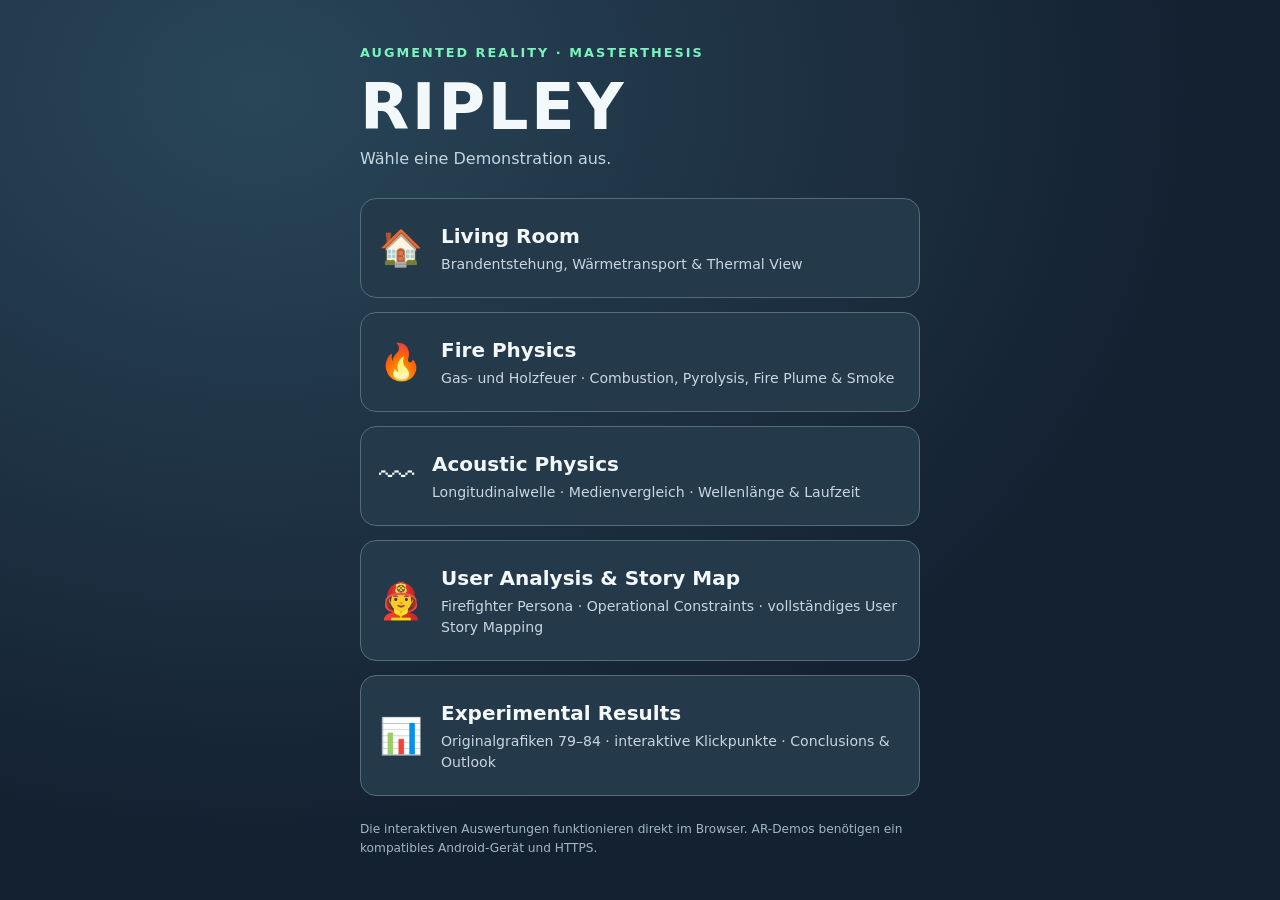
<file: index.html>
<!doctype html>
<html lang="de">
<head>
<meta charset="utf-8">
<meta name="viewport" content="width=device-width, initial-scale=1, viewport-fit=cover">
<meta name="theme-color" content="#172333">
<title>RIPLEY · AR Demonstrations</title>
<style>
*{box-sizing:border-box}body{margin:0;min-height:100vh;min-height:100dvh;background:radial-gradient(ellipse at 20% 10%,#294659,#142131 65%);color:#f3f8fa;font:16px/1.5 system-ui,-apple-system,Segoe UI,sans-serif;display:grid;place-items:center;padding:24px}main{width:min(100%,560px)}.eyebrow{font-size:.8rem;letter-spacing:.16em;text-transform:uppercase;color:#7af4bc;font-weight:700}h1{font-size:clamp(2.7rem,9vw,4rem);letter-spacing:.04em;line-height:1.1;margin:10px 0 4px}p{color:#c6d5df;margin:0 0 27px}.option{display:flex;align-items:center;gap:18px;padding:22px 18px;margin:14px 0;border:1px solid #536c7d;background:#243a4b;border-radius:16px;text-decoration:none;color:inherit;transition:background .15s,transform .15s}.option:hover,.option:focus-visible{background:#34566a;transform:translateY(-1px);outline:2px solid #81e9bf;outline-offset:2px}.emoji{font-size:2.2rem;line-height:1}strong{font-size:1.25rem;display:block}small{font-size:.88rem;color:#c8d7e0;display:block;margin-top:3px}.foot{font-size:.76rem;margin-top:24px;color:#a1b6c3}
</style>
</head>
<body><main><div class="eyebrow">Augmented Reality · Masterthesis</div><h1>RIPLEY</h1><p>Wähle eine Demonstration aus.</p>
<a class="option" href="./living-room/"><span class="emoji" aria-hidden="true">🏠</span><span><strong>Living Room</strong><small>Brandentstehung, Wärmetransport & Thermal View</small></span></a>
<a class="option" href="./fire-physics/"><span class="emoji" aria-hidden="true">🔥</span><span><strong>Fire Physics</strong><small>Gas- und Holzfeuer · Combustion, Pyrolysis, Fire Plume & Smoke</small></span></a>
<a class="option" href="./acoustics/"><span class="emoji" aria-hidden="true">〰</span><span><strong>Acoustic Physics</strong><small>Longitudinalwelle · Medienvergleich · Wellenlänge & Laufzeit</small></span></a>
<a class="option" href="./user-analysis/"><span class="emoji" aria-hidden="true">🧑‍🚒</span><span><strong>User Analysis & Story Map</strong><small>Firefighter Persona · Operational Constraints · vollständiges User Story Mapping</small></span></a>
<a class="option" href="./results/"><span class="emoji" aria-hidden="true">📊</span><span><strong>Experimental Results</strong><small>Originalgrafiken 79–84 · interaktive Klickpunkte · Conclusions & Outlook</small></span></a>
<div class="foot">Die interaktiven Auswertungen funktionieren direkt im Browser. AR-Demos benötigen ein kompatibles Android-Gerät und HTTPS.</div></main></body></html>
</file>
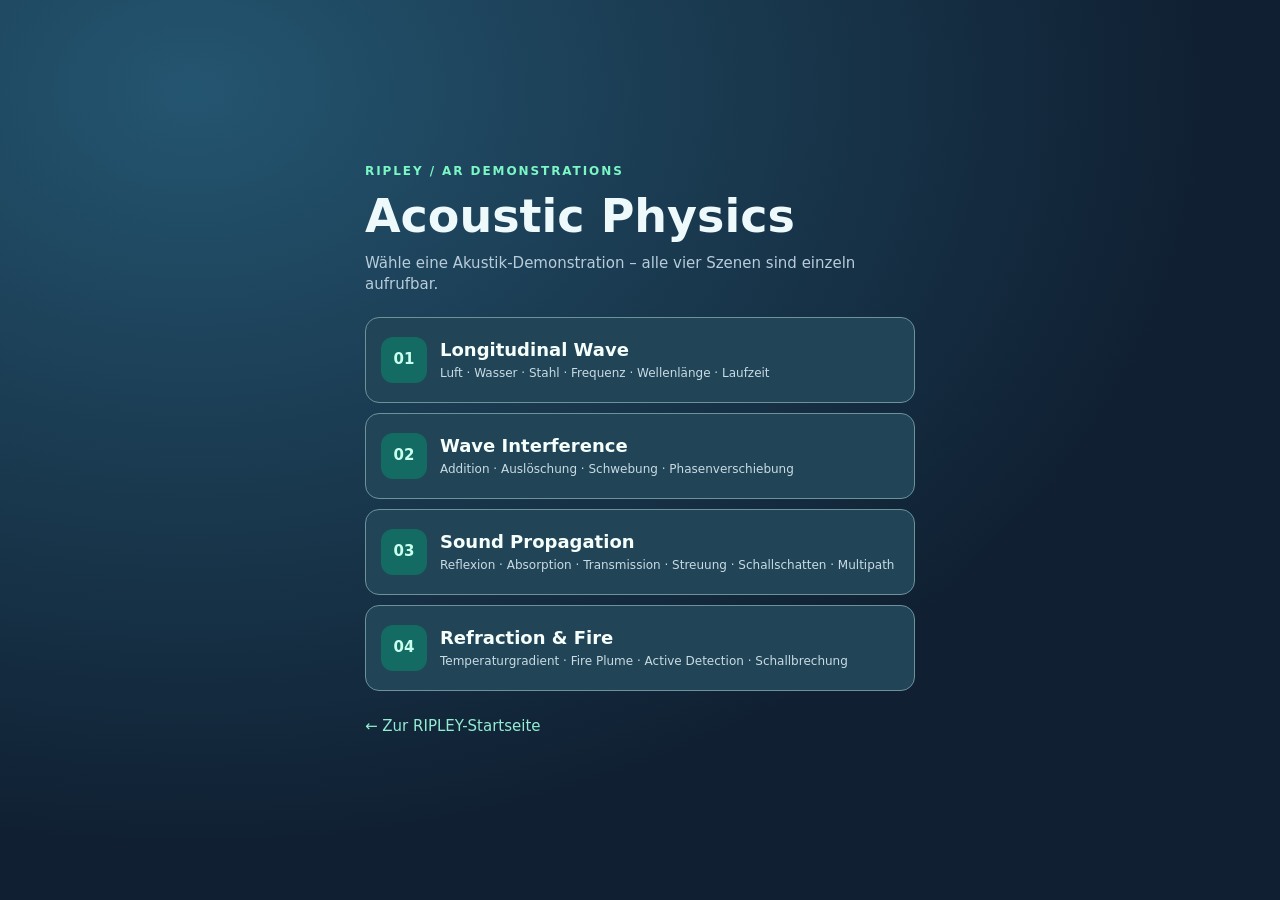
<file: acoustics/index.html>
<!doctype html>
<html lang="de">
<head>
<meta charset="utf-8" />
<meta name="viewport" content="width=device-width, initial-scale=1, viewport-fit=cover" />
<title>RIPLEY · Acoustics</title>
<meta name="theme-color" content="#122338" />
<style>
*{box-sizing:border-box}body{margin:0;min-height:100dvh;background:radial-gradient(ellipse at 15% 10%,#245570,#102032 66%);color:#edf9fa;font:15px/1.4 system-ui,-apple-system,"Segoe UI",sans-serif;display:grid;place-items:center;padding:26px}main{max-width:550px;width:100%}.kicker{color:#7bf6c5;letter-spacing:.16em;font-size:12px;font-weight:700}h1{font-size:clamp(31px,7vw,46px);margin:4px 0}p{color:#b8ccda;margin:0 0 22px}.tile{display:flex;gap:13px;align-items:center;padding:19px 15px;border:1px solid #6d9299;border-radius:14px;text-decoration:none;color:#f5fffb;background:#224457;margin:10px 0}.tile .num{display:grid;place-items:center;flex:none;width:46px;height:46px;border-radius:12px;background:#136b63;color:#c8ffed;font-weight:800}.tile strong{display:block;font-size:18px}.tile small{display:block;color:#c7dce4;font-size:12px;margin-top:3px}.tile.active:hover,.tile.active:focus-visible{background:#31667a;outline:2px solid #85eac4;outline-offset:2px}.tile.planned{opacity:.55;border-style:dashed;background:rgba(29,48,68,.6);cursor:default}.back{display:inline-block;margin-top:15px;color:#93edd2;text-decoration:none}
</style>
</head>
<body><main>
<div class="kicker">RIPLEY / AR DEMONSTRATIONS</div>
<h1>Acoustic Physics</h1>
<p>Wähle eine Akustik-Demonstration – alle vier Szenen sind einzeln aufrufbar.</p>
<a class="tile active" href="./01-longitudinal/"><span class="num">01</span><span><strong>Longitudinal Wave</strong><small>Luft · Wasser · Stahl · Frequenz · Wellenlänge · Laufzeit</small></span></a>
<a class="tile active" href="./02-interference/"><span class="num">02</span><span><strong>Wave Interference</strong><small>Addition · Auslöschung · Schwebung · Phasenverschiebung</small></span></a>
<a class="tile active" href="./03-propagation/"><span class="num">03</span><span><strong>Sound Propagation</strong><small>Reflexion · Absorption · Transmission · Streuung · Schallschatten · Multipath</small></span></a>
<a class="tile active" href="./04-refraction/"><span class="num">04</span><span><strong>Refraction & Fire</strong><small>Temperaturgradient · Fire Plume · Active Detection · Schallbrechung</small></span></a>
<a class="back" href="../">← Zur RIPLEY-Startseite</a>
</main></body>
</html>
</file>
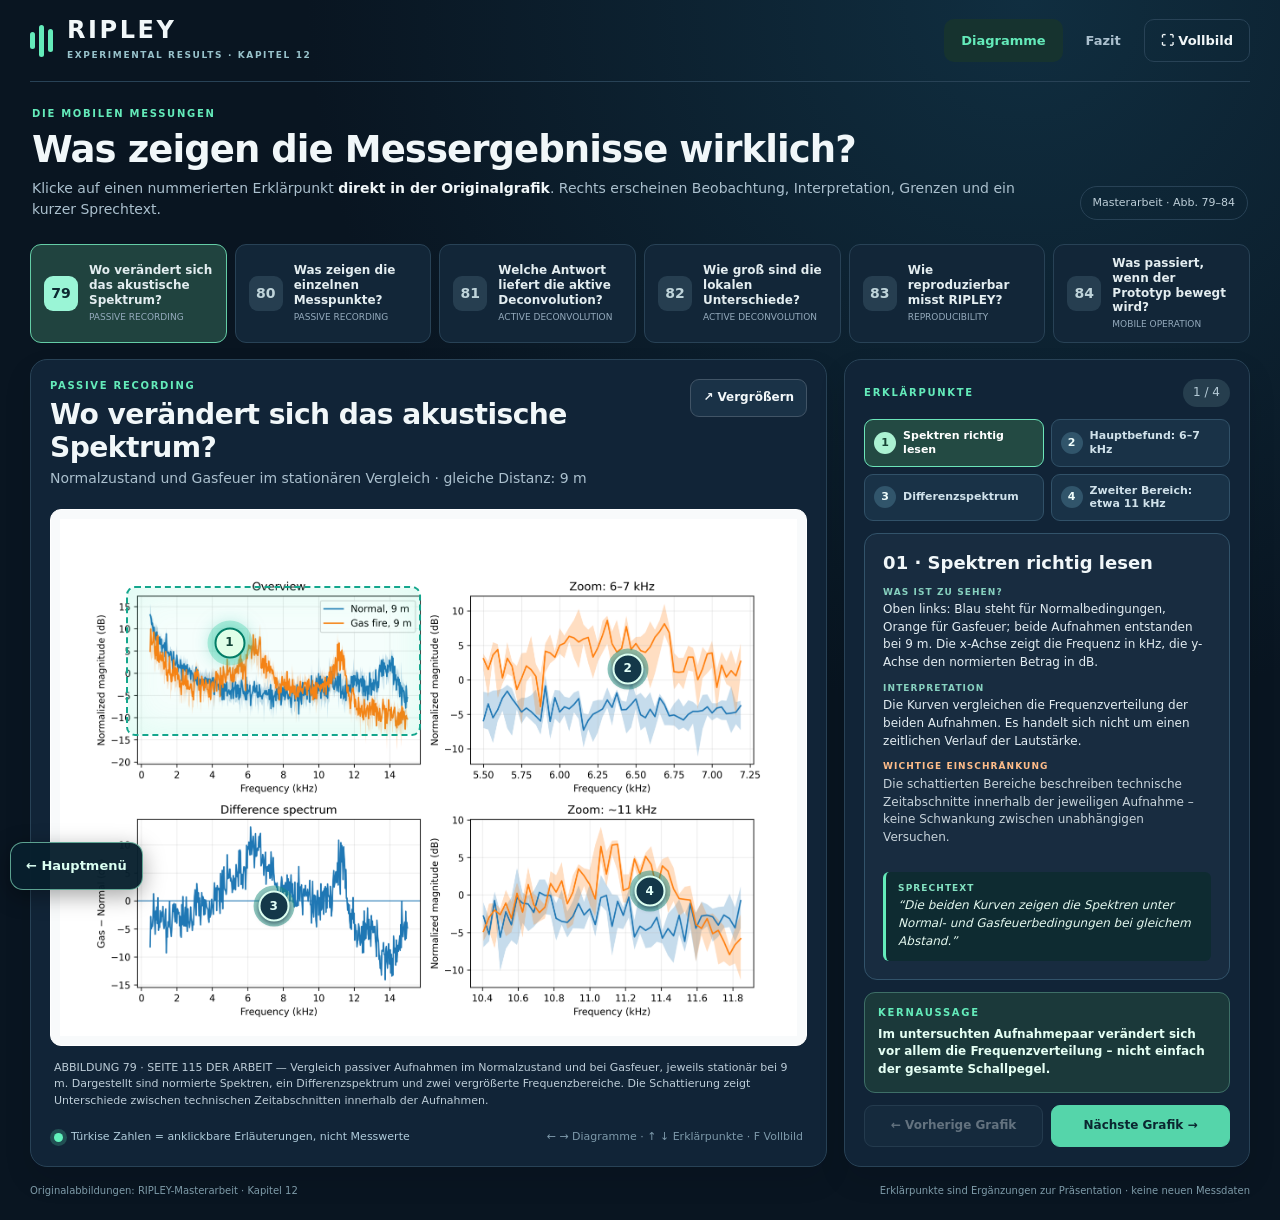
<file: results/index.html>
<!doctype html>
<html lang="de">
<head>
  <meta charset="utf-8">
  <meta name="viewport" content="width=device-width, initial-scale=1, viewport-fit=cover">
  <meta name="theme-color" content="#0b1726">
  <title>RIPLEY | Experimental Results – Interaktive Auswertung</title>
  <meta name="description" content="Interaktive Auswertung der RIPLEY-Masterarbeit mit anklickbaren Erklärpunkten auf den Originalabbildungen 79–84.">
  <link rel="stylesheet" href="style.css?v=20261116-de">
</head>
<body>
  <div class="app" id="app">
    <header class="topbar">
      <a class="ripley-2d-back" href="../" aria-label="Zur RIPLEY-Startseite">← Hauptmenü</a>
      <div class="brand">
        <span class="brand-symbol" aria-hidden="true"><span></span><span></span><span></span></span>
        <span><strong>RIPLEY</strong><small>EXPERIMENTAL RESULTS · KAPITEL 12</small></span>
      </div>
      <div class="header-actions">
        <button id="overviewBtn" class="header-btn active" type="button">Diagramme</button>
        <button id="conclusionBtn" class="header-btn" type="button">Fazit</button>
        <button id="fullscreenBtn" class="header-btn header-outline" type="button" title="Vollbild (F)">⛶ <span class="desktop-label">Vollbild</span></button>
      </div>
    </header>

    <section class="intro" id="intro"><div><span class="eyebrow">DIE MOBILEN MESSUNGEN</span><h1>Was zeigen die Messergebnisse wirklich?</h1><p>Klicke auf einen nummerierten Erklärpunkt <strong>direkt in der Originalgrafik</strong>. Rechts erscheinen Beobachtung, Interpretation, Grenzen und ein kurzer Sprechtext.</p></div><span class="source-tag">Masterarbeit · Abb. 79–84</span></section>

    <div id="figureView">
      <nav class="figure-navigation" id="figureNavigation" aria-label="Abbildung auswählen"></nav>
      <main class="workbench">
        <section class="plot-panel" aria-labelledby="figureHeading">
          <div class="plot-heading">
            <div><span class="eyebrow" id="figureCategory"></span><h2 id="figureHeading"></h2><p class="figure-subtitle" id="figureSubtitle"></p></div>
            <div class="plot-actions"><button type="button" class="small-btn" id="zoomBtn" title="Originalgrafik vergrößern">↗ Vergrößern</button></div>
          </div>
          <div class="image-card">
            <div id="plotStage" class="plot-stage" aria-label="Originaldiagramm mit anklickbaren Erklärpunkten"></div>
          </div>
          <p id="figureCaption" class="figure-caption"></p>
          <div id="plotReadingGuide" class="plot-reading-guide" hidden aria-live="polite"></div>
          <div class="hint-row"><span class="pulse-legend" aria-hidden="true"></span> <span>Türkise Zahlen = anklickbare Erläuterungen, nicht Messwerte</span><span class="shortcut-help">← → Diagramme · ↑ ↓ Erklärpunkte · F Vollbild</span></div>
        </section>
        <aside class="notes-panel" aria-label="Erläuterungen der Abbildung">
          <div class="notes-header"><span class="eyebrow">ERKLÄRPUNKTE</span><span class="counter" id="pointCount"></span></div>
          <div id="pointList" class="point-list"></div>
          <article id="noteCard" class="note-card" aria-live="polite"></article>
          <div class="key-message"><span class="eyebrow">KERNAUSSAGE</span><p id="keyMessage"></p></div>
          <div class="figure-pagination"><button type="button" id="prevFig" class="nav-btn">← Vorherige Grafik</button><button type="button" id="nextFig" class="nav-btn primary">Nächste Grafik →</button></div>
        </aside>
      </main>
    </div>
    <section id="conclusionView" class="conclusion-view" hidden>
      <div class="conclusion-head"><span class="eyebrow">KAPITEL 13 · CONCLUSIONS & OUTLOOK</span><h2>Was können wir daraus schließen?</h2><p>Die Arbeit zeigt die technische Machbarkeit einer mobilen Forschungsplattform. Ein zuverlässig einsatzfähiges Branddetektionssystem wurde noch nicht validiert.</p></div>
      <div class="conclusion-cards">
        <article class="conclusion-card confirmed"><span class="conclusion-number">01 / NACHGEWIESEN</span><h3>Technische Machbarkeit</h3><p>Ein mobiler Prototyp wurde entwickelt und mit drei Verfahren betrieben: Passive Recording, Active Stepped-Frequency und Active Deconvolution.</p><p>Die wiederholte Datenerfassung, die externe Überprüfung der Schallanregung und reproduzierbare Übertragungsantworten zeigen seine Eignung als Forschungsplattform.</p></article>
        <article class="conclusion-card observed"><span class="conclusion-number">02 / BEOBACHTET</span><h3>Unterschiede unter Brandbedingungen</h3><p>Im untersuchten Gasfeuer-Aufnahmepaar zeigte sich bei der passiven Messung ein deutlicher Unterschied um 6–7 kHz. Die aktive Deconvolution zeigte lokale Abweichungen um 10,7–10,9 kHz.</p><p>Diese Beobachtungen motivieren weitere Untersuchungen. Dass sie spezifisch durch Verbrennung verursacht werden, ist jedoch nicht nachgewiesen.</p></article>
        <article class="conclusion-card future"><span class="conclusion-number">03 / NOCH OFFEN</span><h3>Validierte Branddetektion</h3><p>Zuverlässige Live-Klassifikation, Alarmgrenzen, Fehlalarm- und Übersehungsraten sowie Einsatztauglichkeit müssen erst untersucht und validiert werden.</p><p>Zu den nächsten Schritten gehören unabhängige Aufnahmen, realistischere Einsatzbedingungen, zusätzliche Brand- und Nichtbrand-Szenarien sowie die Weiterentwicklung des Prototyps.</p></article>
      </div>
      <div class="conclusion-bottom"><strong>Fazit</strong><p>RIPLEY ist eine funktionsfähige mobile Forschungsplattform mit reproduzierbarer akustischer Datenerfassung – eine Grundlage für die weitere Entwicklung und Validierung präventiver Branddetektion.</p><button id="backToFigures" class="nav-btn primary" type="button">← Zurück zu den Diagrammen</button></div>
    </section>
    <footer class="footer"><span>Originalabbildungen: RIPLEY-Masterarbeit · Kapitel 12</span><span>Erklärpunkte sind Ergänzungen zur Präsentation · keine neuen Messdaten</span></footer>
  </div>

  <dialog id="zoomDialog" aria-label="Vergrößertes Originaldiagramm">
    <div class="zoom-inner"><div class="zoom-top"><div><span class="eyebrow">ORIGINALABBILDUNG</span><h3 id="zoomTitle"></h3></div><button id="closeZoom" class="small-btn" type="button">Schließen ✕</button></div><div class="zoom-scroller"><div class="plot-stage zoom-stage" id="zoomStage"></div></div><div class="zoom-bottom" id="zoomNote"></div></div>
  </dialog>
  <script src="data.js?v=20261116-de"></script><script src="main.js?v=20261116-de"></script>
</body>
</html>
</file>
<file: results/style.css>
:root{color-scheme:dark;--bg:#091521;--surface:#102234;--surface2:#172c40;--border:#284256;--text:#f1f7f9;--muted:#abc0ce;--subtle:#7793a5;--accent:#64ebba;--orange:#ffba7e;--red:#f18c80;--focus:#083143;font-family:Inter,ui-sans-serif,system-ui,-apple-system,BlinkMacSystemFont,"Segoe UI",sans-serif}
*{box-sizing:border-box}html{min-height:100%}body{background:radial-gradient(circle at 80% 0%,#102e40 0,transparent 45%),var(--bg);color:var(--text);margin:0;min-height:100vh;line-height:1.48}button{font:inherit;cursor:pointer}button:focus-visible{outline:3px solid #b1ffe1;outline-offset:3px}button:disabled{opacity:.38;cursor:not-allowed}.app{max-width:1700px;margin:auto;padding:0 30px 22px}.topbar{min-height:82px;border-bottom:1px solid var(--border);display:flex;align-items:center;justify-content:space-between;gap:12px}.brand{display:flex;align-items:center;gap:14px;letter-spacing:.16em}.brand strong{display:block;font-size:24px;font-weight:900;line-height:1}.brand small{display:block;color:#98c2cb;font-size:9px;font-weight:700;letter-spacing:.18em;margin-top:7px}.brand-symbol{display:flex;height:33px;gap:4px;align-items:center}.brand-symbol span{display:block;width:5px;border-radius:4px;background:var(--accent);height:17px}.brand-symbol span:nth-child(2){height:32px}.brand-symbol span:nth-child(3){height:23px}.header-actions{display:flex;align-items:center;gap:6px}.header-btn{background:transparent;border:1px solid transparent;border-radius:10px;padding:11px 16px;color:var(--muted);font-size:13px;font-weight:650}.header-btn.active{color:var(--accent);background:#16332f}.header-outline{border-color:var(--border);color:var(--text)}.header-btn:hover,.small-btn:hover,.nav-btn:hover,.fig-tab:hover{border-color:var(--accent)}.intro{padding:25px 2px 18px;display:flex;align-items:end;justify-content:space-between;gap:20px}.eyebrow{display:block;font-size:10px;letter-spacing:.17em;color:var(--accent);font-weight:800}.intro h1{font-size:clamp(23px,3vw,37px);font-weight:760;letter-spacing:-.025em;line-height:1.15;margin:7px 0}.intro p,.figure-subtitle,.conclusion-head p{margin:0;color:var(--muted);font-size:14px}.intro strong{color:var(--text)}.source-tag{white-space:nowrap;font-size:11px;border:1px solid var(--border);color:#bdced8;border-radius:50px;padding:8px 12px}.figure-navigation{display:flex;gap:8px;overflow:auto;padding:6px 0 16px;scrollbar-width:thin;scrollbar-color:#325568 transparent}.fig-tab{text-align:left;flex:1 0 150px;max-width:285px;min-width:132px;border:1px solid var(--border);background:#122638;color:#e3edf0;border-radius:11px;padding:11px 13px;display:flex;align-items:center;gap:11px;transition:background .15s,border-color .15s}.fig-tab .number{display:grid;place-items:center;border-radius:9px;background:#263e50;min-width:34px;height:35px;font-size:14px;font-weight:800;color:#bfd4da}.fig-tab .tab-title{display:block;font-size:12px;font-weight:720;line-height:1.24}.fig-tab .tab-category{display:block;color:#95abbd;font-size:9px;line-height:1.45;margin-top:3px}.fig-tab.selected{background:#20433f;border-color:#64cda6}.fig-tab.selected .number{color:#0c2931;background:#9af5d6}.workbench{display:grid;grid-template-columns:minmax(0,1.63fr) minmax(290px,.83fr);gap:17px;align-items:stretch}.plot-panel,.notes-panel{background:#112437;border:1px solid var(--border);border-radius:17px;padding:19px;min-width:0;box-shadow:0 13px 28px #020a131b}.plot-panel{display:flex;flex-direction:column}.plot-heading{display:flex;justify-content:space-between;gap:12px;align-items:start}.plot-heading h2{margin:5px 0 4px;font-size:clamp(19px,2.2vw,29px);letter-spacing:-.02em;line-height:1.15}.plot-actions{flex:none}.small-btn{border-radius:9px;border:1px solid #415466;padding:9px 12px;background:#1a3247;color:#f3f8fa;font-size:12px;font-weight:700}.image-card{padding:9px;background:#f8fafb;border-radius:11px;margin-top:20px;border:1px solid #fff;overflow:hidden}.plot-stage{position:relative;width:100%;background:#fff;overflow:hidden;user-select:none}.plot-image{display:block;width:100%;height:auto}.plot-image,.plot-stage .selection-box{pointer-events:none}.hotspot{position:absolute;transform:translate(-50%,-50%);z-index:3;border-radius:50%;width:31px;height:31px;background:#143849;color:#e3fff8;border:2px solid #dcfff1;box-shadow:0 2px 5px #0a1f3699,0 0 0 5px #158c797a;font-size:12px;font-weight:900;display:grid;place-items:center;transition:transform .12s,background .12s,box-shadow .12s;touch-action:manipulation}.hotspot:hover{transform:translate(-50%,-50%) scale(1.18)}.hotspot.active{background:#e0ffe8;color:#124438;border-color:#037d67;box-shadow:0 0 0 7px #37cfa554,0 0 20px #15b79eaa}.selection-box{position:absolute;border:2px dashed #14a68d;border-radius:9px;background:#27e9b00b;box-shadow:inset 0 0 38px #40e7ae22;z-index:1;transition:all .22s}.figure-caption{color:#bdcdd8;font-size:11px;line-height:1.5;margin:14px 4px 0}.hint-row{display:flex;align-items:center;gap:8px;flex-wrap:wrap;color:#b0ccdb;margin-top:auto;padding:20px 4px 1px;font-size:11px}.pulse-legend{display:inline-block;border-radius:50%;height:9px;width:9px;background:#61f1bb;box-shadow:0 0 0 4px #61f1bb35}.shortcut-help{margin-left:auto;color:#7d99aa}.notes-panel{display:flex;flex-direction:column;gap:12px}.notes-header{display:flex;justify-content:space-between;align-items:center}.counter{font-size:12px;color:#b5cbd7;background:#263e4e;padding:5px 10px;border-radius:50px}.point-list{display:grid;grid-template-columns:repeat(2,minmax(0,1fr));gap:7px}.point-item{display:flex;text-align:left;align-items:center;gap:7px;min-height:45px;background:#193247;border:1px solid #315168;border-radius:9px;color:#cfe1ea;padding:9px;font-size:11px;line-height:1.25;font-weight:650}.point-item .point-index{flex:none;background:#31556b;color:#effdfb;width:22px;height:22px;border-radius:50%;display:grid;place-items:center;font-size:11px}.point-item.selected{border-color:#6ce5b9;background:#234a43;color:#fff}.point-item.selected .point-index{color:#174435;background:#abf2d2}.note-card{flex:1;background:#182c40;border:1px solid #32536a;border-radius:13px;padding:18px;display:flex;flex-direction:column;gap:10px}.note-card h3{font-size:18px;line-height:1.25;margin:0 0 1px}.fact-label{display:block;letter-spacing:.12em;color:#87d1bf;font-size:9px;font-weight:850;margin-bottom:2px}.fact p{color:#e2ecf1;font-size:12px;margin:0;line-height:1.48}.fact.limit p{color:#c7d3da}.fact.limit .fact-label{color:#ffbd89}.speech-box{background:#0e2b31;border-left:3px solid var(--accent);border-radius:6px;padding:10px 12px;margin-top:auto}.speech-box .fact-label{color:#84e3c2}.speech-box p{margin:0;font-size:12px;font-style:italic;color:#e3f7ee}.key-message{background:#1b393a;border:1px solid #3e6f67;border-radius:11px;padding:13px}.key-message p{margin:5px 0 0;color:#e5fff4;font-size:12px;font-weight:650}.figure-pagination{display:flex;gap:8px}.nav-btn{background:#1c3448;border:1px solid #446174;border-radius:9px;color:#e9f2f5;font-size:12px;font-weight:700;padding:11px;flex:1}.nav-btn.primary{background:#55d5aa;color:#0b2630;border-color:#55d5aa}.footer{display:flex;justify-content:space-between;gap:15px;padding-top:17px;color:#7e9ba8;font-size:10px}.conclusion-view{padding:20px 0 40px}.conclusion-head{margin:8px 0 23px}.conclusion-head h2{font-size:clamp(28px,4vw,48px);margin:7px 0;line-height:1.1}.conclusion-cards{display:grid;grid-template-columns:repeat(3,minmax(0,1fr));gap:16px}.conclusion-card{padding:27px;background:#13283b;border:1px solid #335367;border-top-width:5px;border-radius:14px}.conclusion-card.confirmed{border-top-color:#60e4b0}.conclusion-card.observed{border-top-color:#f6ba73}.conclusion-card.future{border-top-color:#8bb4e3}.conclusion-number{font-size:10px;color:#afd2da;letter-spacing:.12em;font-weight:800}.conclusion-card h3{font-size:24px;margin:14px 0}.conclusion-card p{color:#d1dfea;font-size:14px;line-height:1.7}.conclusion-bottom{background:#1b3b3b;border:1px solid #4f837a;border-radius:15px;margin-top:20px;padding:23px;display:flex;flex-wrap:wrap;align-items:center;gap:10px 20px}.conclusion-bottom strong{font-size:15px;color:#86ebc4}.conclusion-bottom p{font-size:15px;flex:1 1 390px;margin:0}.conclusion-bottom .nav-btn{flex:0 1 auto;min-width:180px}.conclusion-view[hidden],#figureView[hidden]{display:none!important}dialog{background:#0b1a28;color:#f3f8fa;border:1px solid #537689;border-radius:16px;padding:0;width:min(95vw,1550px);max-width:95vw;max-height:94vh;box-shadow:0 20px 90px #000b}dialog::backdrop{background:#010913d9;backdrop-filter:blur(5px)}.zoom-inner{display:flex;flex-direction:column;max-height:93vh;padding:13px;gap:11px}.zoom-top{display:flex;align-items:center;justify-content:space-between;gap:20px;padding:3px 7px}.zoom-top h3{font-size:17px;margin:5px 0}.zoom-scroller{overflow:auto;min-height:0;background:#fff;border-radius:9px}.zoom-stage{width:100%;min-width:610px}.zoom-bottom{font-size:12px;color:#d3e7ef;padding:4px 7px;line-height:1.5}.zoom-bottom strong{color:#75f0c0}.body-fullscreen:fullscreen{background:var(--bg);overflow:auto}.body-fullscreen:fullscreen .intro{padding-top:16px}.body-fullscreen:fullscreen .workbench{grid-template-columns:minmax(0,1.65fr) minmax(290px,.8fr)}.body-fullscreen:fullscreen .topbar{min-height:65px}
@media(min-width:1450px){.plot-panel,.notes-panel{padding:25px}.point-list{grid-template-columns:repeat(2,minmax(0,1fr))}.note-card{padding:22px}.fact p,.key-message p,.speech-box p{font-size:13px}}
@media(max-width:1050px){.app{padding:0 16px 24px}.workbench{grid-template-columns:minmax(0,1fr)}.notes-panel{display:grid;grid-template-columns:1fr 1fr;gap:12px}.notes-header,.point-list,.figure-pagination{grid-column:1}.note-card{grid-row:1 / span 3;grid-column:2}.key-message{grid-column:1}.plot-panel{padding:15px}.notes-panel{padding:15px}.point-list{grid-template-columns:repeat(2,minmax(0,1fr))}.intro{align-items:start}.conclusion-cards{grid-template-columns:1fr}}
@media(max-width:690px){.app{padding:0 11px 22px}.topbar{min-height:67px}.brand{gap:8px}.brand strong{font-size:19px}.brand small{font-size:7px}.brand-symbol{transform:scale(.78);transform-origin:left center;width:21px}.header-actions{gap:1px}.header-btn{font-size:11px;padding:8px}.desktop-label{display:none}.intro{display:block;padding-top:20px}.intro h1{font-size:26px}.intro p{font-size:12px}.source-tag{display:none}.fig-tab{min-width:134px;padding:9px}.figure-navigation{padding-bottom:12px}.plot-panel,.notes-panel{padding:12px;border-radius:12px}.plot-heading h2{font-size:20px}.figure-subtitle{font-size:11px}.small-btn{padding:8px;font-size:11px}.image-card{padding:4px;margin-top:13px}.hotspot{height:27px;width:27px;font-size:10px;box-shadow:0 0 0 3px #158c7966}.hotspot.active{box-shadow:0 0 0 4px #37cfa554,0 0 10px #15b79e99}.figure-caption{font-size:10px}.shortcut-help{display:none}.notes-panel{display:flex}.point-list{grid-template-columns:repeat(2,minmax(0,1fr))}.note-card{min-height:230px}.zoom-stage{min-width:640px}.conclusion-card{padding:18px}.conclusion-card h3{font-size:21px}.footer{flex-direction:column;gap:5px}.conclusion-head h2{font-size:31px}}
@media(prefers-reduced-motion:reduce){*,*::before,*::after{scroll-behavior:auto!important;transition:none!important}}

/* Verständnishilfe für Original-Messpunkte und Boxplot-Symbole. */
.plot-reading-guide{margin:10px 3px 0;padding:12px 14px;border:1px solid #547a82;background:#1b3b47;border-radius:9px;color:#e4f7f1;font-size:12px;line-height:1.55}
.plot-reading-guide strong{color:#8df1d0}
.plot-reading-guide[hidden]{display:none!important}
@media(max-width:690px){.plot-reading-guide{font-size:11px;padding:10px}}

/* Tablet-friendly direct route to the RIPLEY main menu. */
.ripley-2d-back{position:fixed;left:max(10px,env(safe-area-inset-left));bottom:max(10px,env(safe-area-inset-bottom));z-index:1000;display:inline-flex;align-items:center;justify-content:center;min-height:48px;padding:10px 15px;border:1px solid rgba(138,234,199,.65);border-radius:13px;background:rgba(8,32,45,.96);color:#dbfff2;font:700 13px/1.2 system-ui,-apple-system,'Segoe UI',sans-serif;text-decoration:none;box-shadow:0 6px 22px rgba(0,0,0,.35);}
.ripley-2d-back:focus-visible{outline:2px solid #b5ffdf;outline-offset:2px;}
</file>
